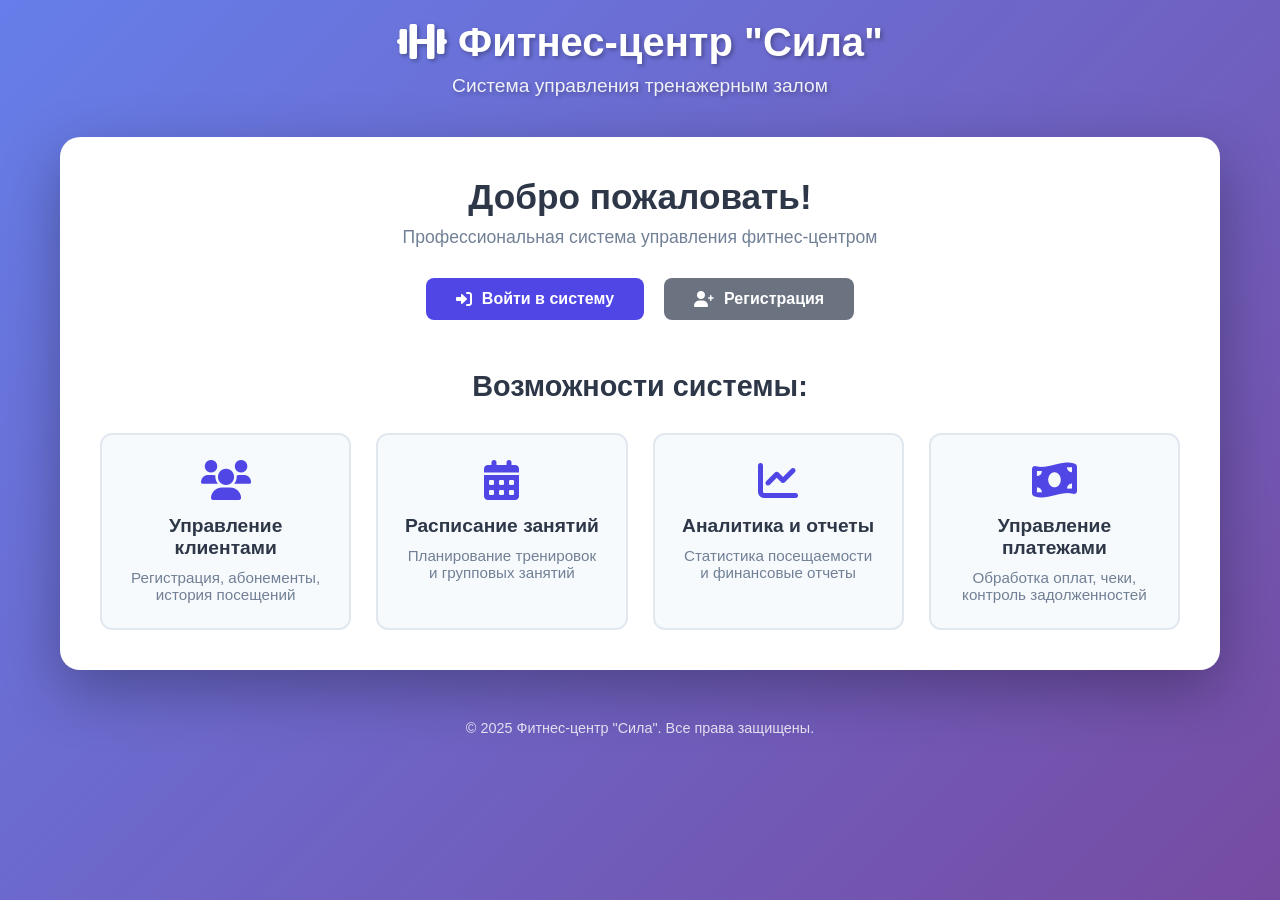
<file: templates/index.html>
<!DOCTYPE html>
<html lang="ru">
<head>
    <meta charset="UTF-8">
    <meta name="viewport" content="width=device-width, initial-scale=1.0">
    <title>GYM Management System</title>
    <link rel="stylesheet" href="/static/css/style.css">
    <link rel="stylesheet" href="https://cdnjs.cloudflare.com/ajax/libs/font-awesome/6.0.0/css/all.min.css">
</head>
<body>
    <div class="container">
        <header class="header">
            <h1><i class="fas fa-dumbbell"></i> Фитнес-центр "Сила"</h1>
            <p class="subtitle">Система управления тренажерным залом</p>
        </header>
        
        <main class="main-content">
            <div class="hero">
                <h2>Добро пожаловать!</h2>
                <p>Профессиональная система управления фитнес-центром</p>
                
                <div class="auth-buttons">
                    <a href="/login" class="btn btn-primary">
                        <i class="fas fa-sign-in-alt"></i> Войти в систему
                    </a>
                    <button onclick="showRegister()" class="btn btn-secondary">
                        <i class="fas fa-user-plus"></i> Регистрация
                    </button>
                </div>
            </div>
            
            <div class="features">
                <h3>Возможности системы:</h3>
                <div class="feature-grid">
                    <div class="feature-card">
                        <i class="fas fa-users"></i>
                        <h4>Управление клиентами</h4>
                        <p>Регистрация, абонементы, история посещений</p>
                    </div>
                    <div class="feature-card">
                        <i class="fas fa-calendar-alt"></i>
                        <h4>Расписание занятий</h4>
                        <p>Планирование тренировок и групповых занятий</p>
                    </div>
                    <div class="feature-card">
                        <i class="fas fa-chart-line"></i>
                        <h4>Аналитика и отчеты</h4>
                        <p>Статистика посещаемости и финансовые отчеты</p>
                    </div>
                    <div class="feature-card">
                        <i class="fas fa-money-bill-wave"></i>
                        <h4>Управление платежами</h4>
                        <p>Обработка оплат, чеки, контроль задолженностей</p>
                    </div>
                </div>
            </div>
        </main>
        
        <footer class="footer">
            <p>© 2025 Фитнес-центр "Сила". Все права защищены.</p>
        </footer>
    </div>
    
    <div id="registerModal" class="modal">
        <div class="modal-content">
            <span class="close" onclick="closeModal()">&times;</span>
            <h2>Регистрация</h2>
            <form id="registerForm" onsubmit="registerUser(event)">
                <input type="email" id="regEmail" placeholder="Email" required>
                <input type="tel" id="regPhone" placeholder="Телефон" required>
                <input type="password" id="regPassword" placeholder="Пароль" required>
                <input type="text" id="regFullName" placeholder="ФИО (Имя Фамилия Отчество)" required>
                <select id="regRole" required>
                    <option value="client">Клиент</option>
                    <option value="trainer">Тренер</option>
                </select>
                <button type="submit" class="btn btn-primary">Зарегистрироваться</button>
            </form>
        </div>
    </div>
    
    <script src="/static/js/app_v2.js?v=20251218"></script>
</body>
</html>
</file>
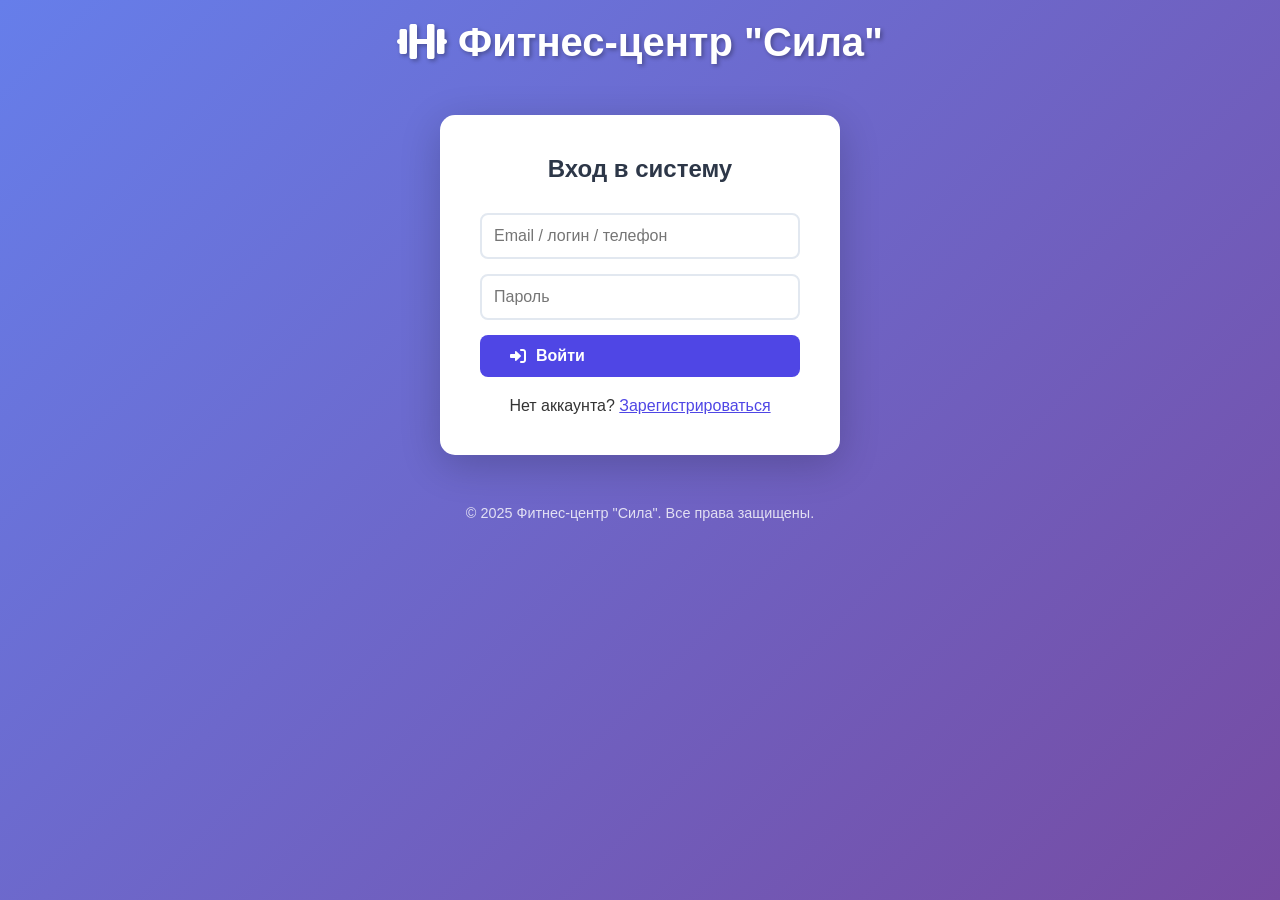
<file: templates/login.html>
<!DOCTYPE html>
<html lang="ru">
<head>
    <meta charset="UTF-8">
    <meta name="viewport" content="width=device-width, initial-scale=1.0">
    <title>Вход в систему</title>
    <link rel="stylesheet" href="/static/css/style.css">
    <link rel="stylesheet" href="https://cdnjs.cloudflare.com/ajax/libs/font-awesome/6.0.0/css/all.min.css">
</head>
<body>
    <div class="container">
        <header class="header">
            <h1><i class="fas fa-dumbbell"></i> Фитнес-центр "Сила"</h1>
        </header>
        
        <div class="login-container">
            <h2>Вход в систему</h2>
            <form id="loginForm" onsubmit="loginUser(event)">
                <input type="text" id="username" placeholder="Email / логин / телефон" required>
                <input type="password" id="password" placeholder="Пароль" required>
                <button type="submit" class="btn btn-primary" style="width: 100%;">
                    <i class="fas fa-sign-in-alt"></i> Войти
                </button>
            </form>
            
            <div style="text-align: center; margin-top: 20px;">
                <p>Нет аккаунта? <a href="/" style="color: #4f46e5;">Зарегистрироваться</a></p>
            </div>
        </div>
        
        <footer class="footer">
            <p>© 2025 Фитнес-центр "Сила". Все права защищены.</p>
        </footer>
    </div>
    
    <script>
        // На случай если где-то остался старый alert() — глушим системные диалоги на странице логина
        window.alert = function () {};
    </script>
    <script src="/static/js/app_v2.js?v=20251218"></script>
</body>
</html>
</file>
<file: static/css/style.css>
* {
    margin: 0;
    padding: 0;
    box-sizing: border-box;
}

body {
    font-family: 'Segoe UI', Tahoma, Geneva, Verdana, sans-serif;
    background: linear-gradient(135deg, #667eea 0%, #764ba2 100%);
    min-height: 100vh;
    color: #333;
}

.container {
    max-width: 1200px;
    margin: 0 auto;
    padding: 20px;
}

.header {
    text-align: center;
    margin-bottom: 40px;
    color: white;
    text-shadow: 2px 2px 4px rgba(0,0,0,0.3);
}

.header h1 {
    font-size: 2.5rem;
    margin-bottom: 10px;
}

.subtitle {
    font-size: 1.2rem;
    opacity: 0.9;
}

.main-content {
    background: white;
    border-radius: 20px;
    padding: 40px;
    box-shadow: 0 20px 60px rgba(0,0,0,0.3);
}

.hero {
    text-align: center;
    margin-bottom: 50px;
}

.hero h2 {
    font-size: 2.2rem;
    color: #2d3748;
    margin-bottom: 10px;
}

.hero p {
    font-size: 1.1rem;
    color: #718096;
    margin-bottom: 30px;
}

.auth-buttons {
    display: flex;
    gap: 20px;
    justify-content: center;
}

.btn {
    padding: 12px 30px;
    border: none;
    border-radius: 8px;
    font-size: 1rem;
    font-weight: 600;
    cursor: pointer;
    display: inline-flex;
    align-items: center;
    gap: 10px;
    transition: all 0.3s ease;
    text-decoration: none;
}

.btn-primary {
    background: #4f46e5;
    color: white;
}

.btn-primary:hover {
    background: #4338ca;
    transform: translateY(-2px);
}

.btn-secondary {
    background: #6b7280;
    color: white;
}

.btn-secondary:hover {
    background: #4b5563;
    transform: translateY(-2px);
}

.features {
    margin-top: 50px;
}

.features h3 {
    text-align: center;
    font-size: 1.8rem;
    margin-bottom: 30px;
    color: #2d3748;
}

.feature-grid {
    display: grid;
    grid-template-columns: repeat(auto-fit, minmax(250px, 1fr));
    gap: 25px;
}

.feature-card {
    background: #f7fafc;
    border-radius: 12px;
    padding: 25px;
    text-align: center;
    transition: all 0.3s ease;
    border: 2px solid #e2e8f0;
}

.feature-card:hover {
    transform: translateY(-5px);
    border-color: #4f46e5;
    box-shadow: 0 10px 25px rgba(79, 70, 229, 0.2);
}

.feature-card i {
    font-size: 2.5rem;
    color: #4f46e5;
    margin-bottom: 15px;
}

.feature-card h4 {
    font-size: 1.2rem;
    margin-bottom: 10px;
    color: #2d3748;
}

.feature-card p {
    color: #718096;
    font-size: 0.95rem;
}

.footer {
    text-align: center;
    margin-top: 50px;
    color: white;
    opacity: 0.8;
    font-size: 0.9rem;
}

.modal {
    display: none;
    position: fixed;
    z-index: 1000;
    left: 0;
    top: 0;
    width: 100%;
    height: 100%;
    background-color: rgba(0,0,0,0.5);
}

.modal-content {
    background-color: white;
    margin: 5% auto;
    padding: 30px;
    border-radius: 15px;
    width: 90%;
    max-width: 500px;
    position: relative;
}

.close {
    position: absolute;
    right: 20px;
    top: 15px;
    font-size: 28px;
    cursor: pointer;
    color: #666;
}

.modal-content h2 {
    margin-bottom: 20px;
    color: #2d3748;
}

.modal-content form {
    display: flex;
    flex-direction: column;
    gap: 15px;
}

.modal-content input,
.modal-content select {
    padding: 12px;
    border: 2px solid #e2e8f0;
    border-radius: 8px;
    font-size: 1rem;
}

.modal-content input:focus,
.modal-content select:focus {
    outline: none;
    border-color: #4f46e5;
}

.login-container {
    max-width: 400px;
    margin: 50px auto;
    background: white;
    padding: 40px;
    border-radius: 15px;
    box-shadow: 0 10px 40px rgba(0,0,0,0.2);
}

.login-container h2 {
    text-align: center;
    margin-bottom: 30px;
    color: #2d3748;
}

.login-container form {
    display: flex;
    flex-direction: column;
    gap: 15px;
}

.login-container input {
    padding: 12px;
    border: 2px solid #e2e8f0;
    border-radius: 8px;
    font-size: 1rem;
}

.login-container input:focus {
    outline: none;
    border-color: #4f46e5;
}

.dashboard {
    display: grid;
    grid-template-columns: 250px 1fr;
    gap: 30px;
}

.sidebar {
    background: #2d3748;
    color: white;
    border-radius: 15px;
    padding: 20px;
}

.user-info {
    text-align: center;
    margin-bottom: 30px;
}

.user-avatar {
    width: 80px;
    height: 80px;
    background: #4f46e5;
    border-radius: 50%;
    margin: 0 auto 15px;
    display: flex;
    align-items: center;
    justify-content: center;
    font-size: 2rem;
}

.nav-menu {
    display: flex;
    flex-direction: column;
    gap: 10px;
}

.nav-item {
    padding: 12px;
    border-radius: 8px;
    cursor: pointer;
    transition: background 0.3s;
}

.nav-item:hover,
.nav-item.active {
    background: #4f46e5;
}

.dashboard-content {
    background: white;
    border-radius: 15px;
    padding: 30px;
}

.section {
    display: none;
}

.section.active {
    display: block;
}

.profile-info p {
    margin: 10px 0;
    padding: 8px;
    background: #f8fafc;
    border-radius: 6px;
}

.subscription-card {
    background: #f0f9ff;
    border: 2px solid #0ea5e9;
    border-radius: 10px;
    padding: 20px;
    margin-bottom: 20px;
}

.subscription-card h3 {
    color: #0369a1;
    margin-bottom: 15px;
}

.visit-card {
    background: #f8fafc;
    border-left: 4px solid #4f46e5;
    border-radius: 6px;
    padding: 15px;
    margin-bottom: 10px;
}

.visit-time {
    font-weight: 600;
    color: #2d3748;
}

.visit-method {
    display: inline-block;
    background: #e2e8f0;
    padding: 2px 8px;
    border-radius: 12px;
    font-size: 0.8rem;
    margin-left: 10px;
}

.visit-method.card {
    background: #dbeafe;
    color: #1e40af;
}

.visit-method.manual {
    background: #fef3c7;
    color: #92400e;
}

.schedule-controls {
    display: flex;
    gap: 10px;
    margin-bottom: 20px;
    flex-wrap: wrap;
}

.schedule-controls input,
.schedule-controls select {
    padding: 8px 12px;
    border: 2px solid #e2e8f0;
    border-radius: 6px;
    font-size: 1rem;
}

.schedule-grid {
    display: grid;
    grid-template-columns: repeat(auto-fill, minmax(300px, 1fr));
    gap: 20px;
}

.workout-card {
    background: white;
    border: 2px solid #e2e8f0;
    border-radius: 10px;
    padding: 20px;
    transition: all 0.3s ease;
}

.workout-card:hover {
    border-color: #4f46e5;
    box-shadow: 0 5px 15px rgba(79, 70, 229, 0.1);
    transform: translateY(-2px);
}

.workout-header {
    display: flex;
    justify-content: space-between;
    align-items: flex-start;
    margin-bottom: 15px;
    border-bottom: 2px solid #f1f5f9;
    padding-bottom: 10px;
}

.workout-header h3 {
    margin: 0;
    color: #2d3748;
    font-size: 1.2rem;
}

.workout-time {
    background: #4f46e5;
    color: white;
    padding: 4px 8px;
    border-radius: 4px;
    font-size: 0.9rem;
    font-weight: 600;
}

.workout-info {
    margin-bottom: 15px;
}

.workout-info p {
    margin: 5px 0;
    color: #4a5568;
    display: flex;
    align-items: center;
    gap: 8px;
}

.workout-info i {
    color: #4f46e5;
    width: 16px;
}

.workout-actions {
    display: flex;
    gap: 10px;
}

.btn-sm {
    padding: 6px 12px;
    font-size: 0.9rem;
}

.no-data {
    text-align: center;
    color: #718096;
    font-style: italic;
    padding: 40px;
    grid-column: 1 / -1;
}

.trainer-schedule {
    display: flex;
    flex-direction: column;
    gap: 15px;
}

.trainer-workout {
    background: #f1f5f9;
    padding: 15px;
    border-radius: 8px;
    border-left: 4px solid #4f46e5;
}

@media (max-width: 768px) {
    .dashboard {
        grid-template-columns: 1fr;
    }
    
    .schedule-grid {
        grid-template-columns: 1fr;
    }
    
    .auth-buttons {
        flex-direction: column;
    }
    
    .feature-grid {
        grid-template-columns: 1fr;
    }
    
    .hero h2 {
        font-size: 1.8rem;
    }
}
</file>
